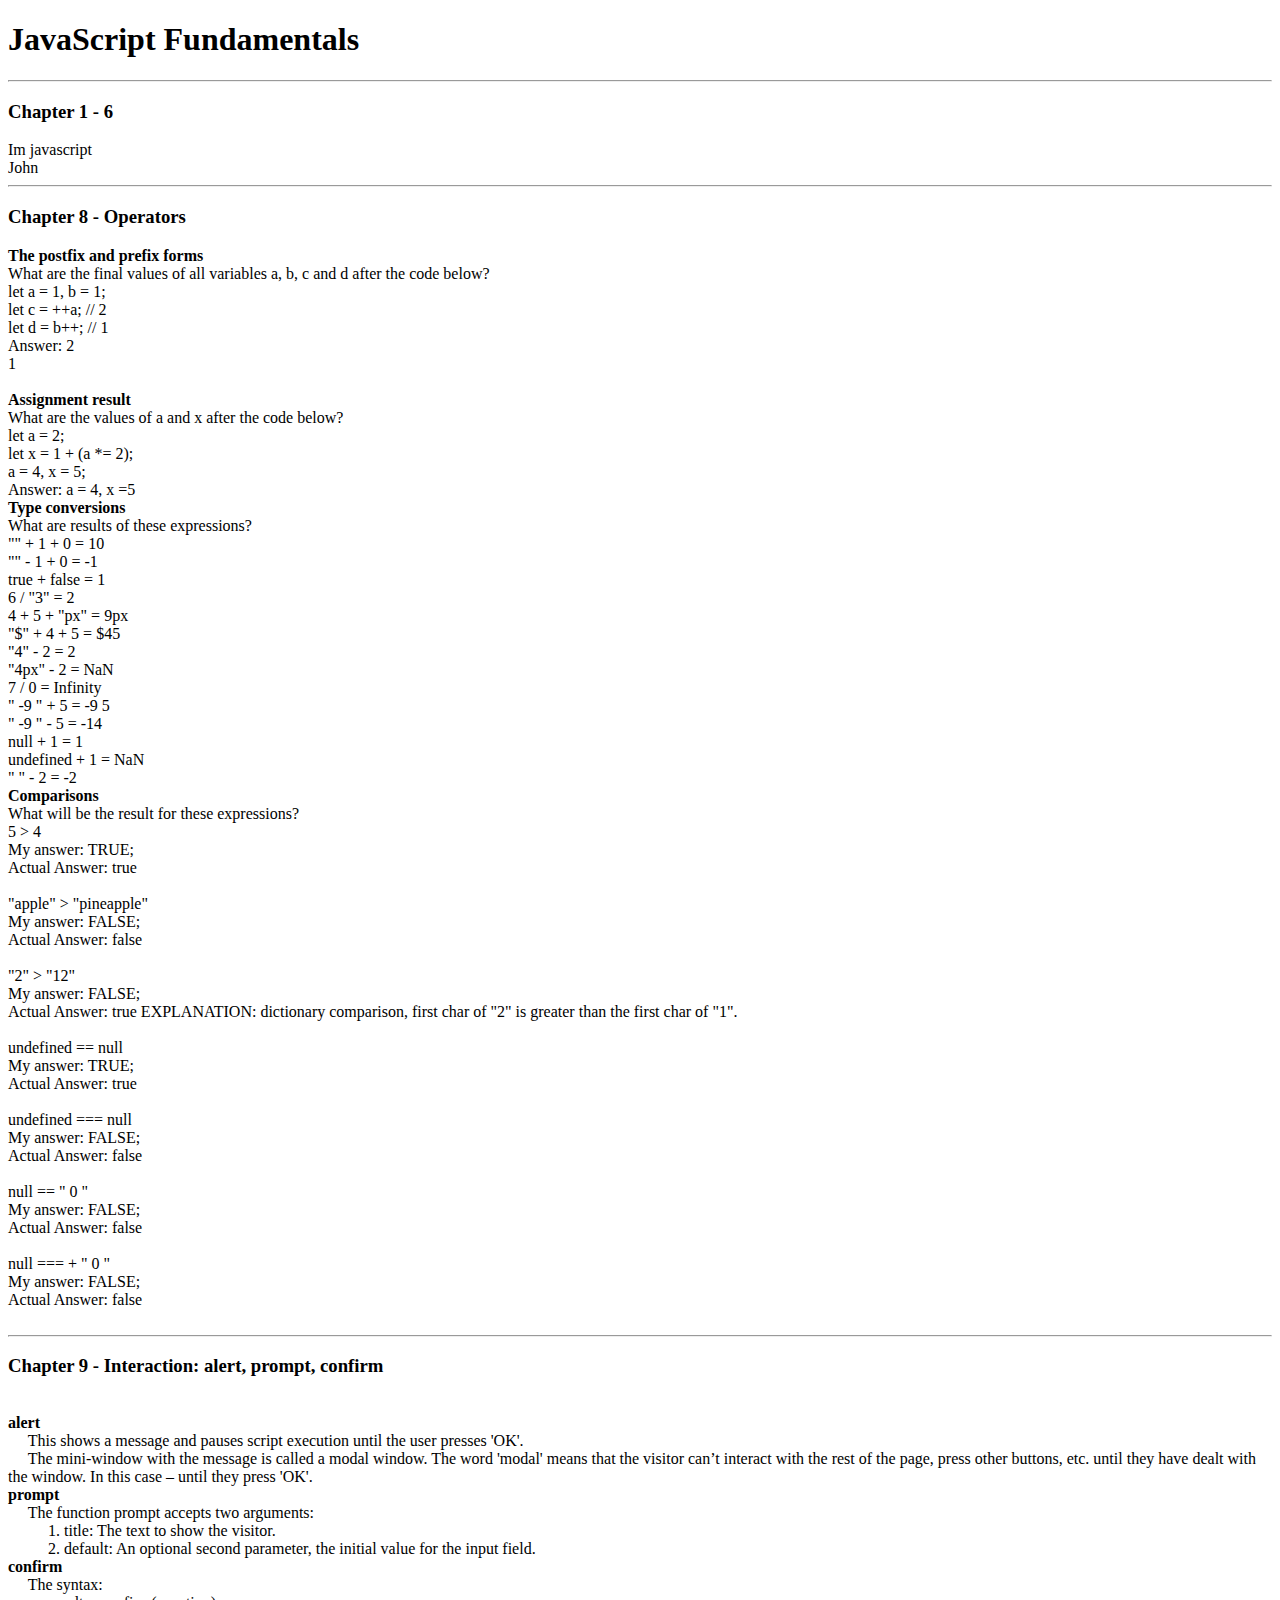
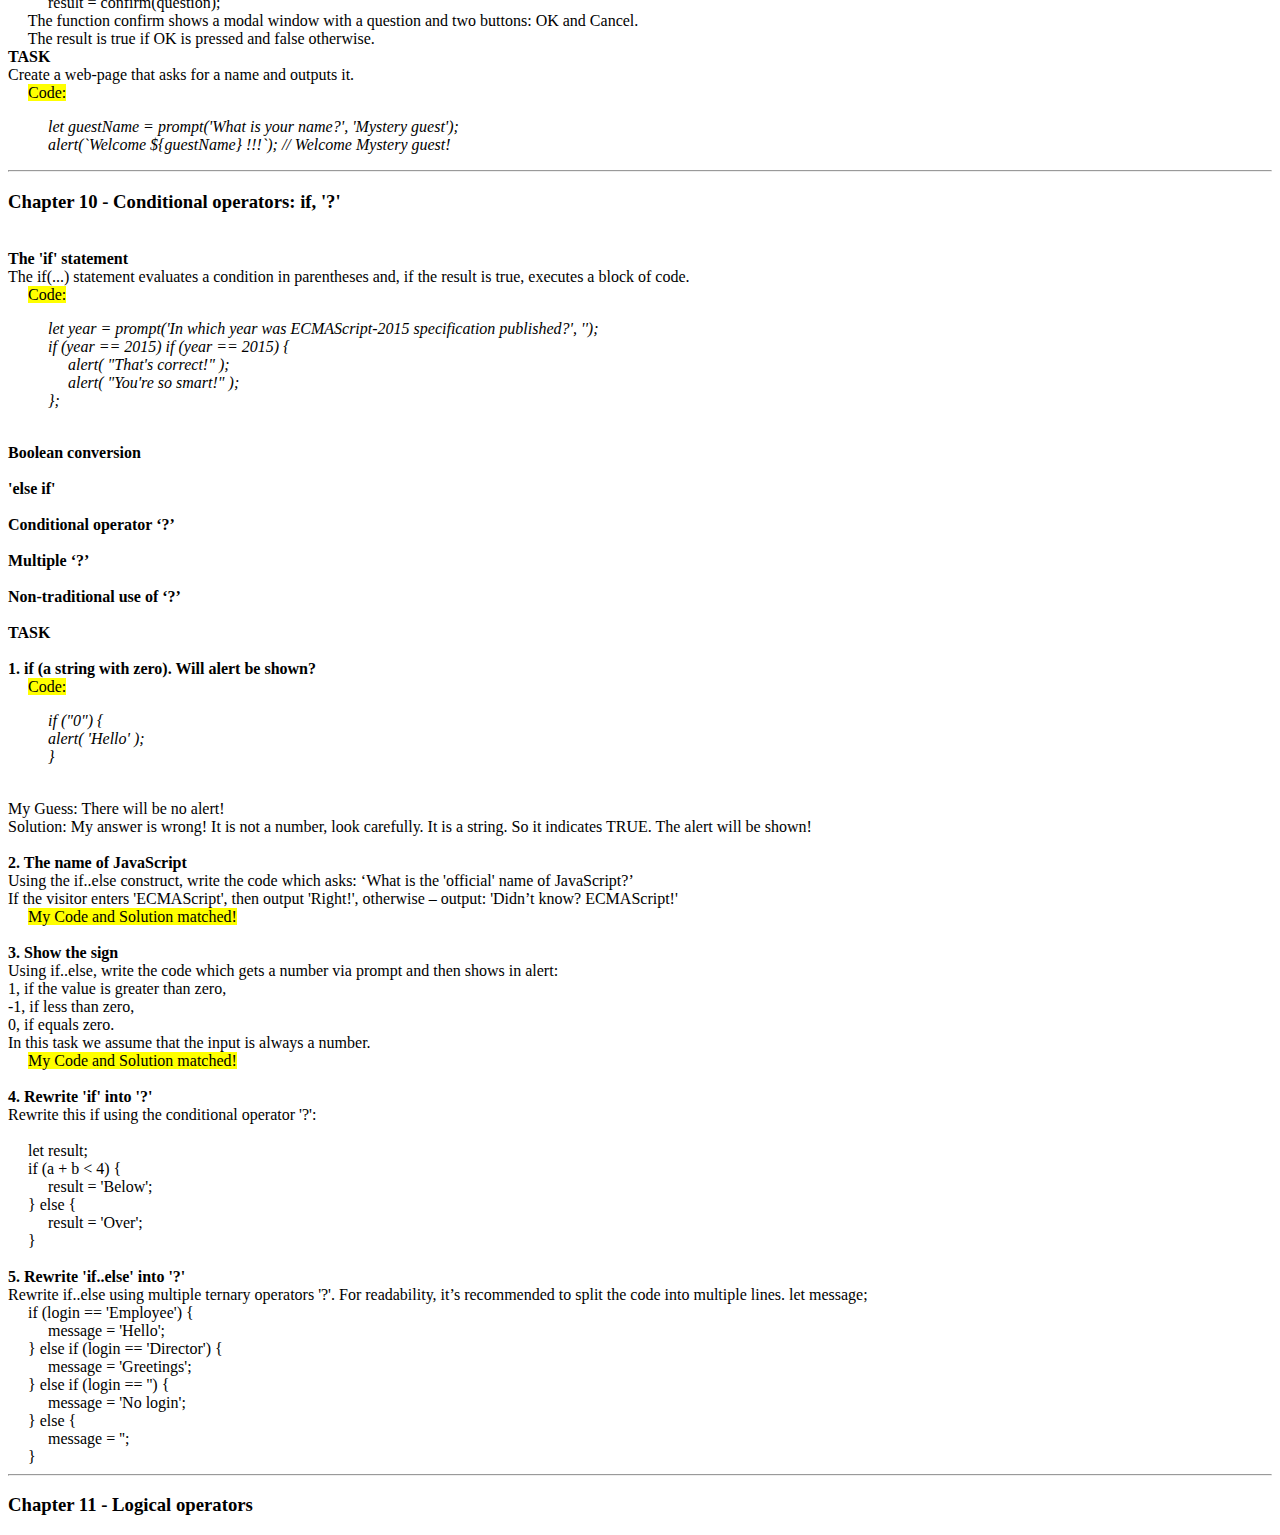
<file: JavaScriptFundamentals.html>
<!DOCTYPE HTML>
<html>

<body>

  <h1>JavaScript Fundamentals</h1>

<hr>

  <h3>Chapter 1 - 6 </h3>
      <script>
        document.write("Im javascript");
        document.write("<br>");
        let admin, name; //can declare two variables at once
        name = "John";
        admin = name;
        document.write(admin); //John
        document.write("<br>");
        name = "Ilya";
        alert( `hello ${1}` ); // ? hello 1
        alert( `hello ${"name"}` ); // ? hello name
        alert( `hello ${name}` ); // ? hello Ilya
      </script>

<hr>

  <h3>Chapter 8 -  Operators </h3>
    <b>The postfix and prefix forms</b> </br>
    What are the final values of all variables a, b, c and d after the code below? </br>
    let a = 1, b = 1; </br>
    let c = ++a; // 2 </br>
    let d = b++; // 1 </br>
    Answer:
      <script>
        let a = 1, b = 1;
        let c = ++a; // 2
        let d = b++; // 1;
        document.write(c);
        document.write("<br>");
        document.write(d);
        document.write("<br>");
      </script> </br>

     <b>Assignment result</b> </br>
        What are the values of a and x after the code below? </br>
        let a = 2; </br>
        let x = 1 + (a *= 2); </br>
        a = 4, x = 5; </br>
        Answer:
          <script>
            a = 2;
            let x = 1 + (a *= 2);
            document.write('a = ' + a + ', ' + 'x =' + x);
            document.write("<br>");
          </script>

      <b>Type conversions</b> </br>
        What are results of these expressions? </br>
        <script>
          document.write(' \"\" + 1 + 0 = ' + ("" + 1 + 0) + "<br>");
          document.write(' \"\" - 1 + 0 = ' + ("" - 1 + 0) + "<br>");
          document.write(' true + false = ' +  (true + false) + "<br>" );
          document.write(' 6 / "3" = ' +  (6 / "3") + "<br>" );
          document.write(' 4 + 5 + "px" = ' +  (4 + 5 + "px") + "<br>" );
          document.write(' "$" + 4 + 5 = ' +  ("$" + 4 + 5) + "<br>" );
          document.write(' "4" - 2 = ' +  ("4" - 2) + "<br>" );
          document.write(' "4px" - 2 = ' +  ("4px" - 2) + "<br>" );
          document.write(' 7 / 0 = ' +  (7 / 0) + "<br>" );
          document.write(' "  -9  " + 5 = ' +  ("  -9  " + 5) + "<br>" );
          document.write(' "  -9  " - 5 = ' +  ("  -9  " - 5) + "<br>" );
          document.write(' null + 1 = ' +  (null + 1) + "<br>" );
          document.write(' undefined + 1 = ' +  (undefined + 1) + "<br>" );
          document.write(' " \t \n" - 2 = ' +  (" \t \n" - 2) + "<br>" );
        </script>

        <b>Comparisons</b> </br>
          What will be the result for these expressions? </br>
          <script>
            document.write(' 5 > 4 <br>'
              + '    My answer: TRUE;<br>'
              + '    Actual Answer: ' + (5 > 4 ) + "<br><br>");
            document.write(' "apple" > "pineapple" <br>'
              + '    My answer: FALSE;<br>'
              + '    Actual Answer: ' + ("apple" > "pineapple") + "<br><br>");
            document.write(' "2" > "12" <br>'
              + '    My answer: FALSE;<br>'
              + '    Actual Answer: ' + ("2" > "12") + ' EXPLANATION: dictionary comparison, first char of "2" is greater than the first char of "1". <br><br> ');
            document.write(' undefined == null <br>'
              + '    My answer: TRUE;<br>'
              + '    Actual Answer: ' + (undefined == null) + "<br><br>");
            document.write(' undefined === null <br>'
              + '    My answer: FALSE;<br>'
              + '    Actual Answer: ' + (undefined === null) + "<br><br>");
            document.write(' null == "\n0\n" <br>'
              + '    My answer: FALSE;<br>'
              + '    Actual Answer: ' + (null == "\n0\n") + "<br><br>");
            document.write(' null === + "\n0\n" <br>'
              + '    My answer: FALSE;<br>'
              + '    Actual Answer: ' + (null === +"\n0\n") + "<br><br>");
          </script>

<hr>

  <h3>Chapter 9 -  Interaction: alert, prompt, confirm </h3>
    </br> <b>alert</b>
      </br> &emsp; This shows a message and pauses script execution until the user presses 'OK'.
      </br> &emsp; The mini-window with the message is called a modal window. The word 'modal' means that the visitor can’t interact with the rest of the page, press other buttons, etc. until they have dealt with the window. In this case – until they press 'OK'.
      <script>
        alert("Hello");
      </script>
    </br> <b>prompt</b>
      </br> &emsp; The function prompt accepts two arguments:
        </br> &emsp; &emsp; 1. title: The text to show the visitor.
        </br> &emsp; &emsp; 2. default: An optional second parameter, the initial value for the input field.
      <script>
        let age = prompt('How old are you?', 100);
        alert(`You are ${age} years old!`); // You are 100 years old!
      </script>

    </br> <b>confirm</b>
      </br> &emsp; The syntax:
        </br> &emsp; &emsp; result = confirm(question);
      </br> &emsp; The function confirm shows a modal window with a question and two buttons: OK and Cancel.
      </br> &emsp; The result is true if OK is pressed and false otherwise.
      <script>
        let isBoss = confirm("Are you the boss?");
        alert( isBoss ); // true if OK is pressed
      </script>

    </br> <b>TASK</b>
      </br> Create a web-page that asks for a name and outputs it.
      </br> &emsp; <mark> Code:</mark>
      </br> <blockquote>
              <em>let guestName = prompt('What is your name?', 'Mystery guest');
              </br> alert(`Welcome ${guestName} !!!`); // Welcome Mystery guest!</em>
            </blockquote>
        <script>
          let guestName = prompt('What is your name?', 'Mystery guest');
          alert(`Welcome ${guestName} !!!`); // Welcome Mystery guest!
        </script>

<hr>

  <h3>Chapter 10 - Conditional operators: if, '?'</h3>
    </br> <b>The 'if' statement</b>
    </br> The if(...) statement evaluates a condition in parentheses and, if the result is true, executes a block of code.
    </br> &emsp; <mark> Code:</mark>
    </br> <em>
            <blockquote>
              let year = prompt('In which year was ECMAScript-2015 specification published?', '');
              </br> if (year == 2015) if (year == 2015) {
              </br>  &emsp; alert( "That's correct!" );
              </br>  &emsp; alert( "You're so smart!" );
              </br> };
            </blockquote>
          </em>
        <script>
          let year = prompt('In which year was ECMAScript-2015 specification published?', '');
          if (year == 2015) {
            alert( "Checking 'if' statement: That's correct!" );
          };
        </script>

      </br> <b>Boolean conversion</b>
      </br>
          <script>
            let yr = prompt('In which year was ECMAScript-2015 specification published?', '');
            let cond = (yr == 2015);
            if (cond) {
              alert( "Checking Boolean Conditions: That's correct!" );
            };
          </script>

        </br> <b>'else if'</b>
        </br>
            <script>
              let varYEAR = prompt('In which year was ECMAScript-2015 specification published?', '');
              if (varYEAR<2015) {
                alert( "Checking 'else if' Conditions: Too early..." );
              } else if (varYEAR>2015) {
                alert( "Checking 'else if' Conditions: Too late..." );
              } else {
                alert( "Checking 'else if' Conditions: Exactly!!" );
              }
            </script>
          </br> <b>Conditional operator ‘?’</b>
          </br>
              <script>
                let varAccessAllowed;
                let varAge = prompt("How old are you?","")
                if (varAge>18) {
                    varAccessAllowed=true;
                } else  {
                    varAccessAllowed=false;
                }
                alert(`Checking 'else if' Conditions:  ${varAccessAllowed} !!!`);
              </script>

            </br> <b>Multiple ‘?’</b>
            </br>
                <script>
                  let varAgeMultiple = prompt('age?', 18);
                  let message = (varAgeMultiple < 3) ? 'Hi, baby!' : (varAgeMultiple < 18) ? 'Hello!' : (varAgeMultiple < 100) ? 'Greetings!' : 'What an unusual age!';
                  alert(`Checking 'Multiple  ‘?’ ' Conditions:  ${message} !!!`);
                </script>

              </br> <b>Non-traditional use of ‘?’</b>
              </br>
                  <script>
                  let company = prompt('Which company created JavaScript?', '');
                  if (company == 'Netscape') {
                    alert('Right!');
                  } else {
                    alert('Wrong.');
                  }
                  </script>

              </br> <b>TASK</b>
              </br>
              </br> <b>1. if (a string with zero). Will alert be shown?</b>
                  </br> &emsp; <mark> Code:</mark>
                  </br> <blockquote><em>
                          if ("0") {
                        </br> alert( 'Hello' );
                        </br> }
                      </em></blockquote>
                  </br>My Guess: There will be no alert!
                </br>Solution: My answer is wrong! It is not a number, look carefully. It is a string. So it indicates TRUE. The alert will be shown!
                    <script>
                      if ("0") {
                        alert( 'Hello' );
                      }
                    </script>

              </br>
              </br><b> 2. The name of JavaScript</b>
              </br> Using the if..else construct, write the code which asks: ‘What is the 'official' name of JavaScript?’
              </br> If the visitor enters 'ECMAScript', then output 'Right!', otherwise – output: 'Didn’t know? ECMAScript!'
                </br> &emsp; <mark> My Code and Solution matched!</mark>
                        <script>
                          let officialJSname = prompt("What is the official Name of Javascript");
                          if (officialJSname == "ECMAScript") {
                            alert("Right")
                          } else {
                            alert("Didn’t know? ECMAScript!")
                          }
                        </script>

              </br>
              </br><b>3. Show the sign</b>
              </br> Using if..else, write the code which gets a number via prompt and then shows in alert:
              </br> 1, if the value is greater than zero,
              </br> -1, if less than zero,
              </br> 0, if equals zero.
              </br> In this task we assume that the input is always a number.
                </br> &emsp; <mark> My Code and Solution matched!</mark>
                    <script>
                      let varNumber = prompt("What is your favorite number?");

                      if (varNumber > 0) {alert(1)}
                      else if (varNumber < 0) {alert(-1)}
                      else {0}
                    </script>

              </br>
              </br><b>4. Rewrite 'if' into '?'</b>
              </br> Rewrite this if using the conditional operator '?':
              </br>
              </br> &emsp; let result;
              </br> &emsp; if (a + b < 4) {
              </br> &emsp; &emsp; result = 'Below';
              </br> &emsp; } else {
              </br> &emsp; &emsp; result = 'Over';
              </br> &emsp; }

                  <script>
                    let varFirst = prompt("Enter first number:");
                    let varSecond = prompt("Enter second number:");

                    let result = (varFirst + varSecond < 4) ? 'Below': 'Over';
                    alert(result);
                  </script>

            </br>
            </br><b>5. Rewrite 'if..else' into '?'</b>
            </br> Rewrite if..else using multiple ternary operators '?'. For readability, it’s recommended to split the code into multiple lines.
              let message;

            </br> &emsp; if (login == 'Employee') {
            </br> &emsp; &emsp; message = 'Hello';
            </br> &emsp; } else if (login == 'Director') {
            </br> &emsp; &emsp; message = 'Greetings';
            </br> &emsp; } else if (login == '') {
            </br> &emsp; &emsp; message = 'No login';
            </br> &emsp; } else {
            </br> &emsp; &emsp; message = '';
            </br> &emsp; }

                  <script>
                    let login = prompt("Are you the 1. Employee, 2. Director or 3. Others?")
                    let msg = (login == 'Employee') ? 'Hello':
                        (login == 'Director') ? 'Greetings':
                        (login == '') ? 'No login':
                        '';
                    alert(msg);
                  </script>
<hr>
  <h3>Chapter 11 - Logical operators</h3>
      <script> alert("Chapter 11 - Logical operators"); </script>
      <script>
      alert("TASKs");
        //--------------------------
        alert("Question 01: What's the result of OR? \n\n What is the code below going to output? \n\n alert( null || 2 || undefined ); \n My Answer: 2 (Which is correct)");
        alert( null || 2 || undefined );

        //--------------------------
        alert("Question 02: What's the result of OR'ed alerts? \n\n What is the code below going to output? \n\n alert( alert(1) || 2 || alert(3) ); \n My Answer: 2 (Which is correct. Before going to 2, it alert 1, which gives undefined!)");
        alert( alert(1) || 2 || alert(3) );

        //--------------------------
        alert("Question 03: What is the result of AND? \n\n What is the code below going to output? \n\n alert( 1 && null && 2 ); \n My Answer: null (Which is correct, because it’s the first falsy value from the list.)");
        alert( 1 && null && 2 );

        //--------------------------
        alert("Question 04: What is the result of AND'ed alerts? \n\n What is the code below going to output? \n\n alert( alert(1) && alert(2) ); \n My Answer: 2 (Which is WRONG, because the call to alert returns undefined.)");
        alert( alert(1) && alert(2) );

        //--------------------------
        alert("Question 05: The result of OR AND OR \n\n What is the code below going to output? \n\n alert( null || 2 && 3 || 4 ); \n My Answer: 3 (Which is correct)");
        alert( null || 2 && 3 || 4 );

        //--------------------------
        alert("Question 06: Check the range between \n\n Write an 'if' condition to check that age is between 14 and 90 inclusively. 'Inclusively' means that age can reach the edges 14 or 90.");

        let varAgeBtw14_90 = prompt("Log a number from 14 to 90");
        if (varAgeBtw14_90>=14 && varAgeBtw14_90<=90) {alert("Your Age is between 14 and 90, inclusively!");}

        //--------------------------
        alert("Question 07: Check the range outside \n\n Write an if condition to check that age is NOT between 14 and 90 inclusively. Create two variants: the first one using NOT !, the second one – without it.");

        let varAgeNotBtw14_90 = prompt("Log a number from 14 to 90");
        if (varAgeNotBtw14_90<14 || varAgeNotBtw14_90>90) {alert("Your Age is outide 14 and 90, inclusively! (Used: ||)");}
        if ( !(varAgeNotBtw14_90>=14 && varAgeNotBtw14_90<=90) ) {alert("Your Age is outide 14 and 90, inclusively! (Used: NOT &&)");}

        //--------------------------
        alert("Question 08: A question about 'if' \n\n Which of these alerts are going to execute? What will the results of the expressions be inside if(...)? \n\n if (-1 || 0) alert( 'first' ); \nif (-1 && 0) alert( 'second' ); \n if (null || -1 && 1) alert( 'third' ); \n\n My Answer: ");

        if (-1 || 0) alert( 'first' ); // RUNS -1 is a truthy
        if (-1 && 0) alert( 'second' ); //DOES NOT RUN
        if (null || -1 && 1) alert( 'third' );//RUNs 1 is a truthy

        //--------------------------
        alert("Question 09: Check the login \n\n ");

        let varAdmin = prompt("Who's there?",'');

        if (varAdmin === 'Admin') {

          let varPass=prompt("Password?", '')

          if (varPass=="TheMaster") { alert("Welcome!") }
            else if ( (varPass =='')||(varPass == null) ) { alert("Canceled") }
            else {alert("Wrong password") }
          }
          else if ( (varAdmin =='')||(varAdmin == null) ) { alert("Canceled") }
          else {alert("I don't know you") }

        //--------------------------
        </script>


    </body>
</html>
</file>
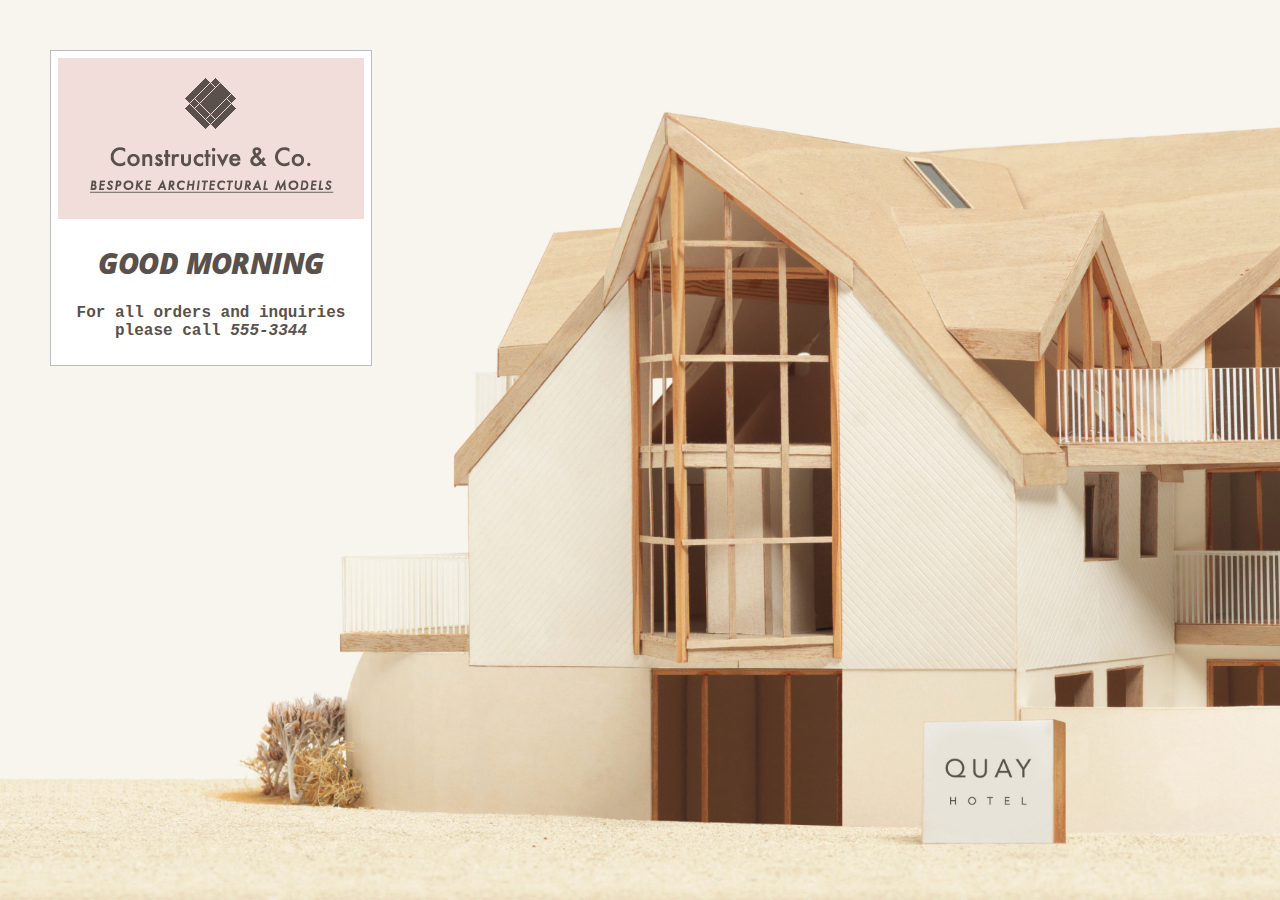
<file: c01/add-content.html>
<!DOCTYPE html>
<html>
  <head>
    <title>Constructive &amp; Co.</title>
    <link rel="stylesheet" href="css/c01.css" />
  </head>
  <body>
    <h1>Constructive &amp; Co.</h1>
    <script src="js/add-content.js"></script>
    <p>For all orders and inquiries please call <em>555-3344</em></p>
  </body>
</html>
</file>
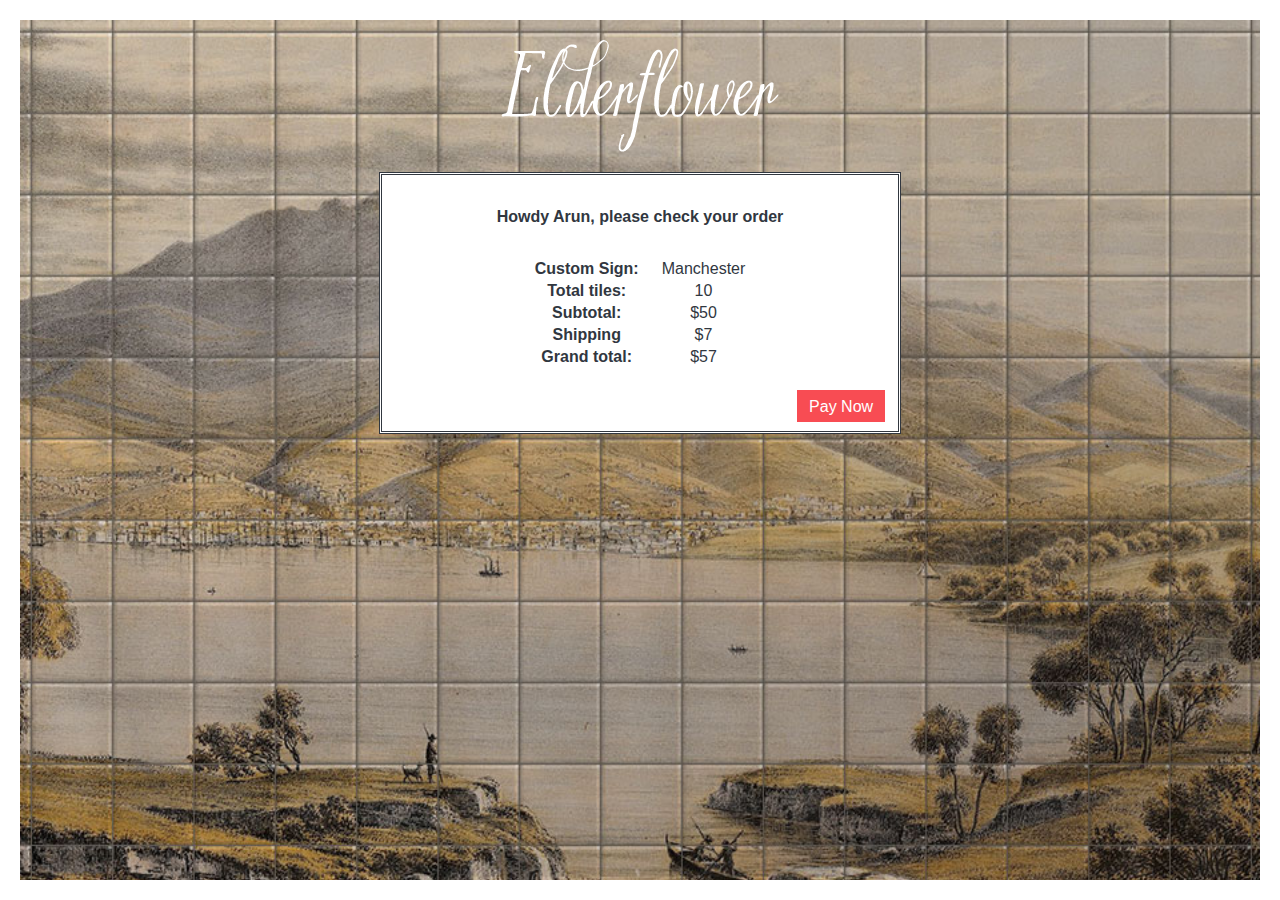
<file: c02/example.html>
<!DOCTYPE html>
<html>
  <head>
    <title>JavaScript &amp; jQuery - Chapter 2: Basic JavaScript Instructions - Example</title>
    <link rel="stylesheet" href="css/c02.css" />
  </head>

  <body>
    <h1>Elderflower</h1>
    <div id="content">
      <div id="greeting" class="message">Hello!</div>

      <table>
        <tr>
          <td>Custom Sign:</td>
          <td id="userSign"></td>
        </tr>
        <tr>
          <td>Total tiles:</td>
          <td id="tiles"></td>
        </tr>
        <tr>
          <td>Subtotal:</td>
          <td id="subTotal">$</td>
        </tr>
        <tr>
          <td>Shipping</td>
          <td id="shipping">$</td>
        </tr>
        <tr>
          <td>Grand total:</td>
          <td id="grandTotal">$</td>
        </tr>
      </table>

      <a href="#" class="action">Pay Now</a>

    </div>

    <script src="js/example.js"></script>

  </body>
</html>
</file>
<file: c01/css/c01.css>
/* CSS for adding content example */

@import url(http://fonts.googleapis.com/css?family=Open+Sans:800italic);

body {
    font-family: "Courier New", Courier, monospace;
    background: url("../images/constructive-backdrop.jpg") no-repeat center center fixed;
    -webkit-background-size: cover;
    -moz-background-size: cover;
    -o-background-size: cover;
    background-size: cover;
    margin: 0;
    padding: 0;}

h1, h3, p {
    float: left;
    clear: left;
    width: 320px;
    background-color: #fff;
    color: #5a514c;
    text-align: center;}


h1 {
    margin: 50px 0 0 50px;
    height: 175px;
    background-image: url("../images/constructive-logo.gif");
    background-repeat: no-repeat;
    text-indent: -9999px;
    border-top: 1px solid #bcbdc0;
    border-left: 1px solid #bcbdc0;
    border-right: 1px solid #bcbdc0;}

h3 {
    margin: 0 0 0 50px;
    padding: 25px 0 0 0;
    font-family: 'Open Sans', arial, sans-serif;
    font-size: 1.8em;
    font-style: italic;
    font-weight: 800;
    line-height: 0.80em;
    letter-spacing: -0.02em;
    text-transform: uppercase;
    border-left: 1px solid #bcbdc0;
    border-right: 1px solid #bcbdc0;}

p {
    margin: 0 0 0 50px;
    padding: 30px 0 25px 0;
    font-weight: bold;
    text-align: center;
    border-right: 1px solid #bcbdc0;
    border-bottom: 1px solid #bcbdc0;
    border-left: 1px solid #bcbdc0;}

/* Border under box when you move script in the last example */
p + script + h3 {
    padding-bottom: 20px;
    border-bottom: 1px solid #bcbdc0;}

/* Fix for full-screen background image: Chrome on Android */
html{
    height:100%;
    min-height:100%;}
body{
    min-height:100%;}
</file>
<file: c02/css/c02.css>
html {
    height: 100%;}

body {
    background-color: #b6a996;
    background: url('../images/hobart.jpg') no-repeat center center fixed;
    -webkit-background-size: cover;
    -moz-background-size: cover;
    -o-background-size: cover;
    background-size: cover;
    font-family: helvetica, arial, sans-serif;
    font-size: 100%;
    margin: 0;
    padding: 0;
    text-align: center;
    min-height: 100%;}

#content {
    background-color: #fff;
    border: 3px double #31373f;
    color: #31373f;
    display: inline-block;
    padding: 30px 50px;
    margin: 20px auto 50px auto;
    max-width: 580px;
    min-height: 4em;
    overflow: auto;
    text-align: center;}

h1, h2 {
    text-indent: 100%;
    white-space: nowrap;
    overflow: hidden;}

h1 {
    width: 278px;
    height: 112px;
    margin: 0 auto 0 auto;
    padding-top: 40px;
    background: url('../images/elderflower-logo.png') no-repeat bottom center;}

h2 {
    width: 286px;
    height: 18px;
    margin: 0 auto 20px auto;
    background: url('../images/custom-sign.png') no-repeat center center;}

#title {
    font-size: 120%;
    font-weight: bold;}

#cost, .action {
    background-color: #f84c53;
    color: #fff;
    width: auto;
    height: 1em;
    padding: 0.5em 0.75em;
    float: right;}
#cost {
    position: relative;
    top: 1em;
    right: 2em;}
.action {
    position: relative;
    top: 1.3em;
    right: -2.3em;}

#note {
    background-color: #31373f; 
    border-radius: 0.5em;
    color: #e3bb5a;
    padding: 0.5em 1em;
    margin-top: 1em;
    text-transform: uppercase;
    display: inline-block;}

a {
    color: #e3bb5a;
    text-decoration:none;}

.true, .false {
    background: url("../images/tick-cross.png");
    display: block;
    float:right;
    height: 25px;
    width: 25px;}
.false {
    background-position: 0 -25px;}

.message {
    font-weight: bold;
    line-height: 1.5em;
    height: 2em;
    display: block;
    clear: left;
    min-width: 10em;}

.message span { 
    font-weight: normal;}

.number {
    text-align: left;}

table {
    margin: 20px 100px 0 100px;}

tr td:first-child {
    font-weight: bold;
    padding-right: 20px;}

body:before, body:after {
    content: "";
    position: fixed;
    background: #fff;
    left: 0;
    right: 0;
    height: 20px;}

body:before {
    top: 0;}

body:after {
    bottom: 0;}

body {
    border-left: 20px solid #fff;
    border-right: 20px solid #fff;}
</file>
